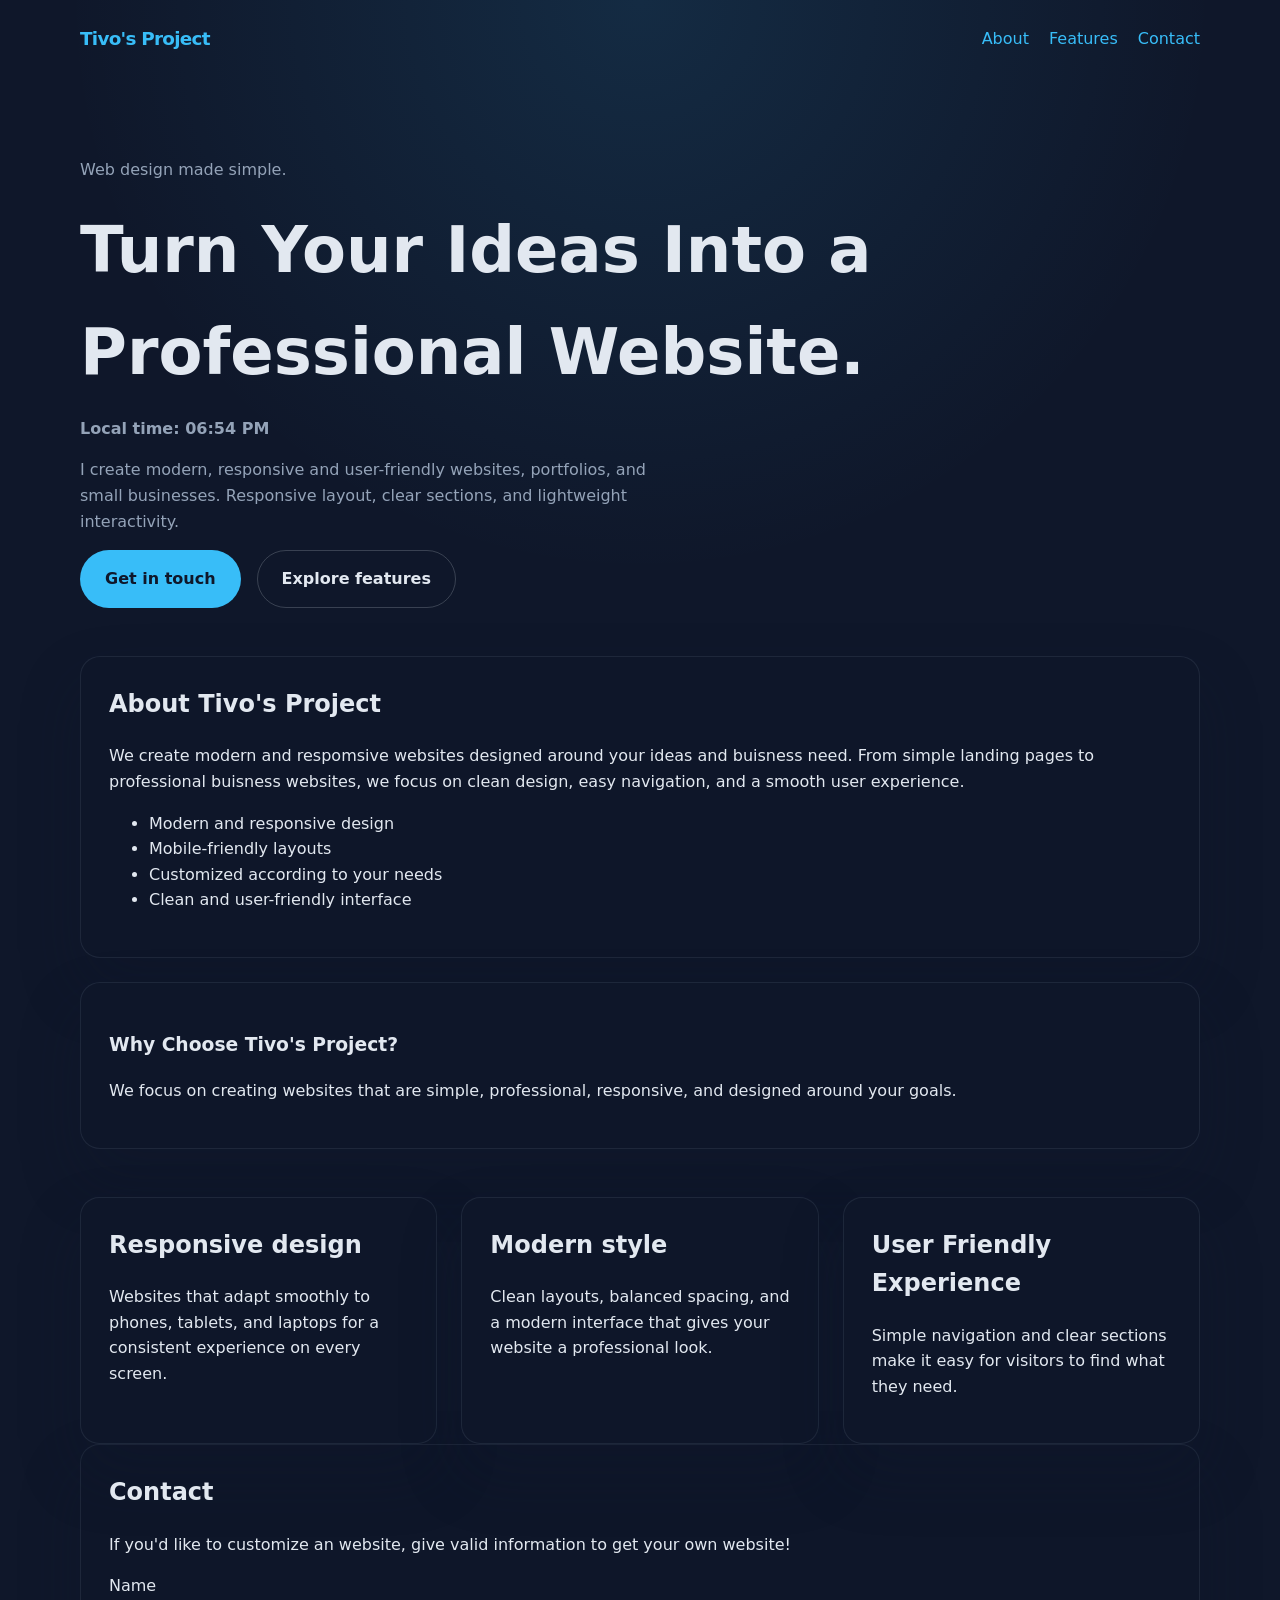
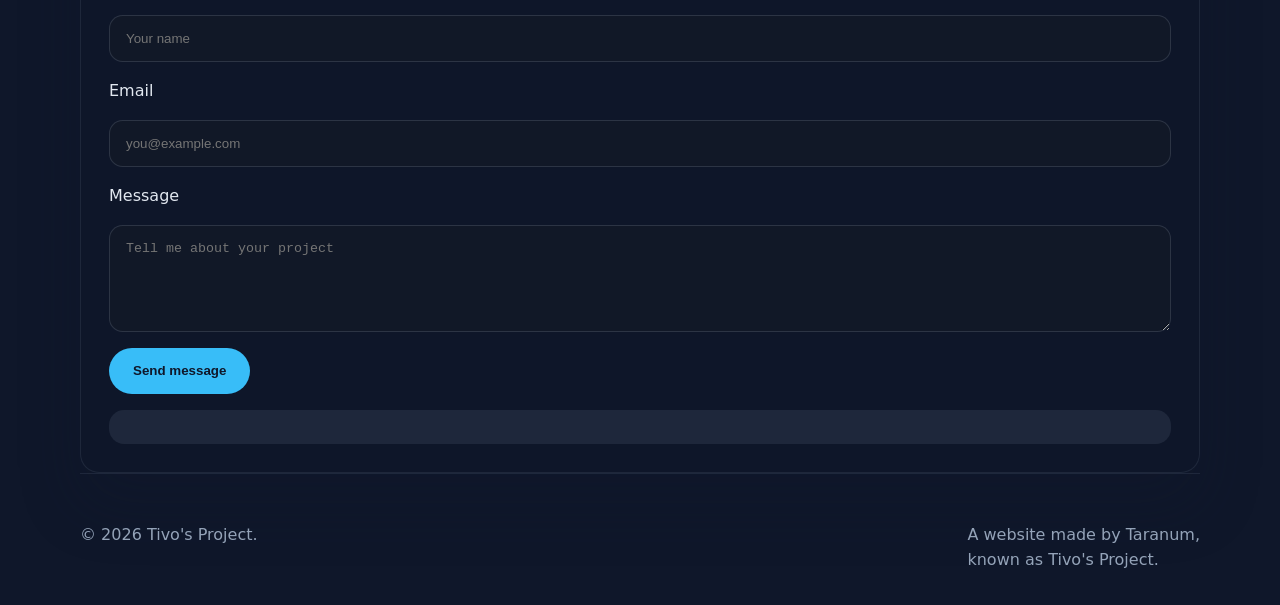
<file: index.html>
<!DOCTYPE html>
<html lang="en">
    <head>
        <meta charset="UTF-8" />
        <meta name="viewport" content="width=device-width, initial-scale=1.0" />
        <title>Tivo's Website</title>
        <meta name="description" content="A clean personal project website with an overview, features, and contact form." />
        <link rel="stylesheet" href="style.css" />
<script async src="https://pagead2.googlesyndication.com/pagead/js/adsbygoogle.js?client=ca-pub-4621995687497674"
     crossorigin="anonymous">
</script>

    </head>
    <body>
        <header class="container">
            <nav>
                <a class="brand" href="#home">Tivo's Project</a>
                <div class="nav-links">
                    <a href="#about">About</a>
                    <a href="#features">Features</a>
                    <a href="#contact">Contact</a>
                </div>
            </nav>
        </header>

        <main class="container">
            <section class="hero" id="home">
                <div>
                    <p>Web design made simple.</p>
                    <h1>Turn Your Ideas Into a Professional Website.</h1>
                    <p class="meta-time">Local time: <span id="local-time">--:--</span></p>
                    <p>
                        I create modern, responsive and user-friendly websites, portfolios, and small businesses. Responsive layout, clear sections, and lightweight interactivity.
                    </p>
                    <div class="buttons">
                        <a class="button" href="#contact">Get in touch</a>
                        <a class="button-secondary" href="#features">Explore features</a>
                    </div>
                </div>
            </section>

            <section class="sections" id="about">
                <div class="about">
                    <div class="about-content card">
                        <h2>About Tivo's Project</h2>
                        <p>
                            We create modern and respomsive websites designed around your ideas and buisness need. From simple landing pages to professional buisness websites, we focus on clean design, easy navigation, and a smooth user experience.
                        </p>
                        <ul>
                            <li>Modern and responsive design</li>
                            <li>Mobile-friendly layouts</li>
                            <li>Customized according to your needs</li>
                            <li>Clean and user-friendly interface</li>
                        </ul>
                    </div>
                    <aside class="about-aside card">
                        <h3>Why Choose Tivo's Project?</h3>
                        <p>
                            We focus on creating websites that are simple, professional, responsive, and designed around your goals.
                        </p>
                    </aside>
                </div>
            </section>

            <section class="card-grid features" id="features">
                <article class="card">
                    <h2>Responsive design</h2>
                    <p> Websites that adapt smoothly to phones, tablets, and laptops for a consistent experience on every screen.</p>
                </article>
                <article class="card">
                    <h2>Modern style</h2>
                    <p> Clean layouts, balanced spacing, and a modern interface that gives your website a professional look.</p>
                </article>
                <article class="card">
                    <h2>User Friendly Experience</h2>
                    <p>Simple navigation and clear sections make it easy for visitors to find what they need.</p>
                </article>
            </section>

            <section class="card" id="contact">
                <h2>Contact</h2>
                <p>If you'd like to customize an website, give valid information to get your own website!</p>
                <form id="contact-form"
                    action="https://formspree.io/f/xdenzgbk"
                    method="POST">
                    <input type="hidden" name="_subject" value="New message from Tivo's Project website" />
                    <input type="hidden" name="_captcha" value="false" />

                    <label for="name">Name</label>
                    <input id="name" type="text" name="name" placeholder="Your name" required />

                    <label for="email">Email</label>
                    <input id="email" type="email" name="email" placeholder="you@example.com" required />

                    <label for="message">Message</label>
                    <textarea id="message" name="message" rows="5" placeholder="Tell me about your project" required></textarea>

                    <button type="submit" class="button">Send message</button>
                </form>
                <div id="form-status" class="form-status" role="status" aria-live="polite"></div>
            </section>
        </main>

        <footer class="container">
            <div class="footer-row">
                <p>&copy; <span id="current-year"></span> Tivo's Project.</p>
                <p>A website made by Taranum,<br> known as Tivo's Project.</p>
            </div>
        </footer>

        <script src="script.js"></script>
    </body>
</html>
</file>
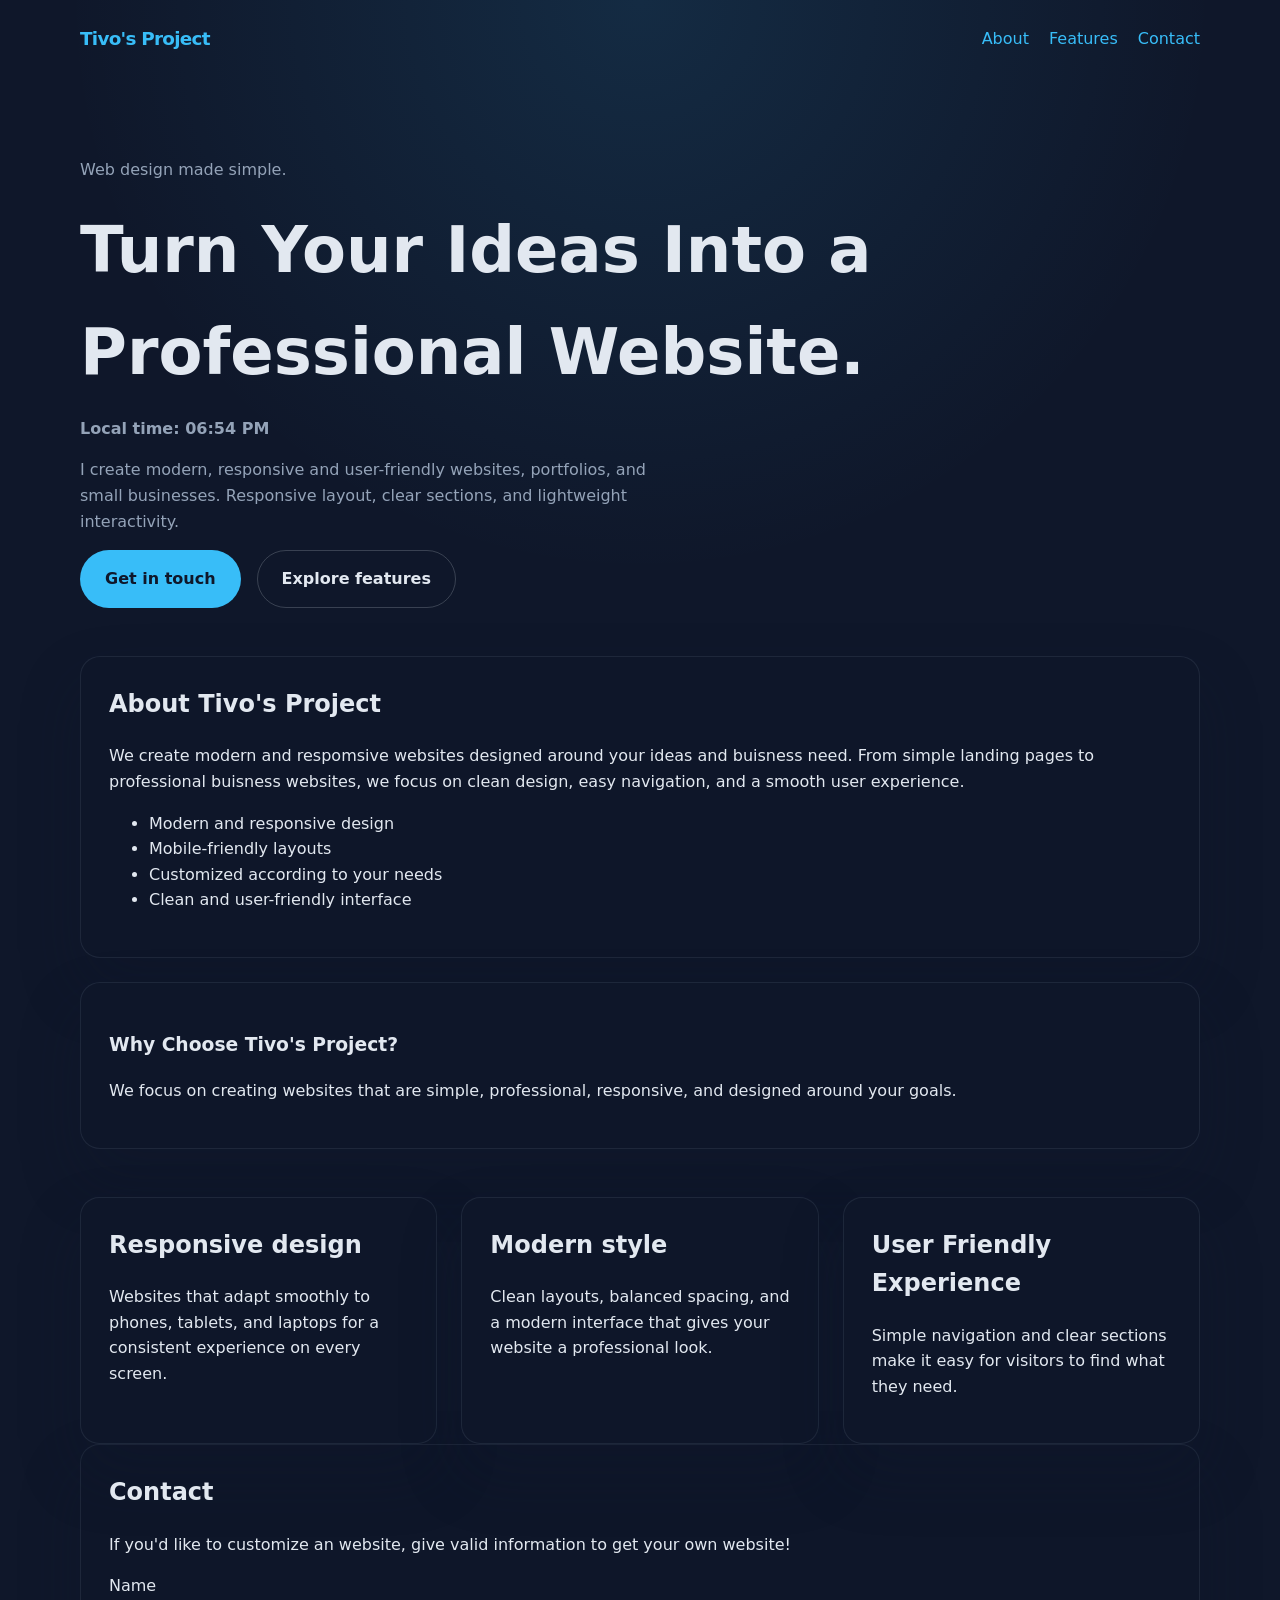
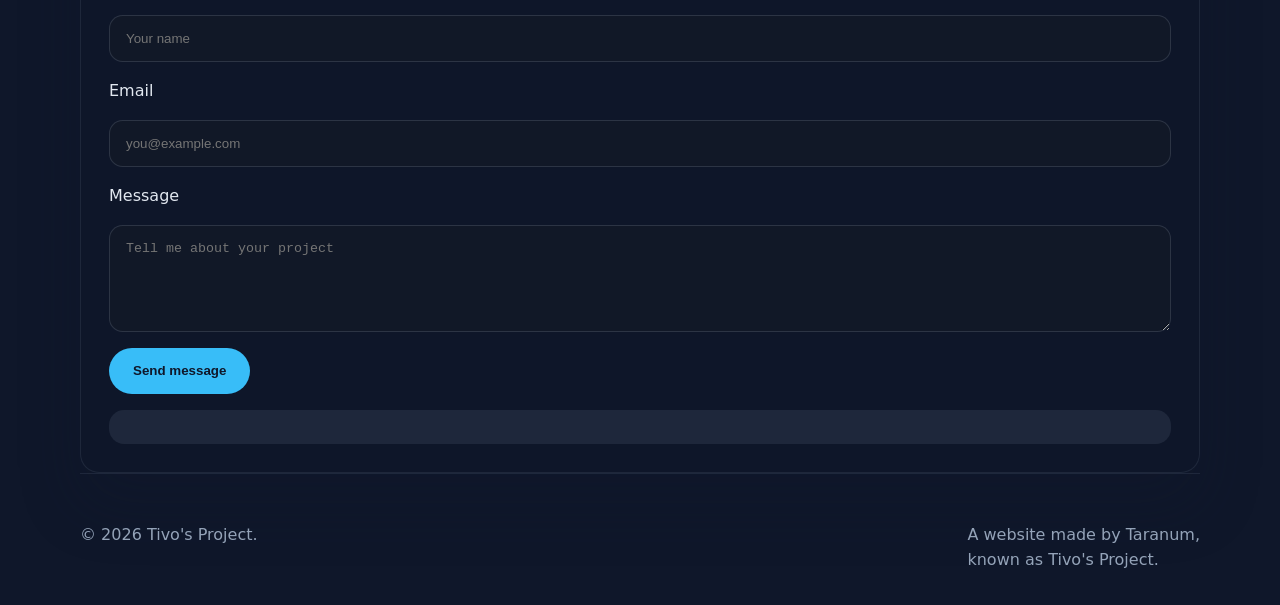
<file: main.html>
<!DOCTYPE html>
<html lang="en">
    <head>
        <meta charset="UTF-8" />
        <meta name="viewport" content="width=device-width, initial-scale=1.0" />
        <title>Tivo's Project</title>
        <meta name="description" content="A clean personal project website with an overview, features, and contact form." />
        <link rel="stylesheet" href="style.css" />
    </head>
    <body>
        <header class="container">
            <nav>
                <a class="brand" href="#home">Tivo's Project</a>
                <div class="nav-links">
                    <a href="#about">About</a>
                    <a href="#features">Features</a>
                    <a href="#contact">Contact</a>
                </div>
            </nav>
        </header>

        <main class="container">
            <section class="hero" id="home">
                <div>
                    <p>Web design made simple.</p>
                    <h1>Turn Your Ideas Into a Professional Website.</h1>
                    <p class="meta-time">Local time: <span id="local-time">--:--</span></p>
                    <p>
                        I create modern, responsive and user-friendly websites, portfolios, and small businesses. Responsive layout, clear sections, and lightweight interactivity.
                    </p>
                    <div class="buttons">
                        <a class="button" href="#contact">Get in touch</a>
                        <a class="button-secondary" href="#features">Explore features</a>
                    </div>
                </div>
            </section>

            <section class="sections" id="about">
                <div class="about">
                    <div class="about-content card">
                        <h2>About Tivo's Project</h2>
                        <p>
                            We create modern and respomsive websites designed around your ideas and buisness need. From simple landing pages to professional buisness websites, we focus on clean design, easy navigation, and a smooth user experience.
                        </p>
                        <ul>
                            <li>Modern and responsive design</li>
                            <li>Mobile-friendly layouts</li>
                            <li>Customized according to your needs</li>
                            <li>Clean and user-friendly interface</li>
                        </ul>
                    </div>
                    <aside class="about-aside card">
                        <h3>Why Choose Tivo's Project?</h3>
                        <p>
                            We focus on creating websites that are simple, professional, responsive, and designed around your goals.
                        </p>
                    </aside>
                </div>
            </section>

            <section class="card-grid features" id="features">
                <article class="card">
                    <h2>Responsive design</h2>
                    <p> Websites that adapt smoothly to phones, tablets, and laptops for a consistent experience on every screen.</p>
                </article>
                <article class="card">
                    <h2>Modern style</h2>
                    <p> Clean layouts, balanced spacing, and a modern interface that gives your website a professional look.</p>
                </article>
                <article class="card">
                    <h2>User Friendly Experience</h2>
                    <p>Simple navigation and clear sections make it easy for visitors to find what they need.</p>
                </article>
            </section>

            <section class="card" id="contact">
                <h2>Contact</h2>
                <p>If you'd like to customize an website, give valid information to get your own website!</p>
                <form id="contact-form"
                    action="https://formspree.io/f/xdenzgbk"
                    method="POST">
                    <input type="hidden" name="_subject" value="New message from Tivo's Project website" />
                    <input type="hidden" name="_captcha" value="false" />

                    <label for="name">Name</label>
                    <input id="name" type="text" name="name" placeholder="Your name" required />

                    <label for="email">Email</label>
                    <input id="email" type="email" name="email" placeholder="you@example.com" required />

                    <label for="message">Message</label>
                    <textarea id="message" name="message" rows="5" placeholder="Tell me about your project" required></textarea>

                    <button type="submit" class="button">Send message</button>
                </form>
                <div id="form-status" class="form-status" role="status" aria-live="polite"></div>
            </section>
        </main>

        <footer class="container">
            <div class="footer-row">
                <p>&copy; <span id="current-year"></span> Tivo's Project.</p>
                <p>A website made by Taranum,<br> known as Tivo's Project.</p>
            </div>
        </footer>

        <script src="script.js"></script>
    </body>
</html>
</file>
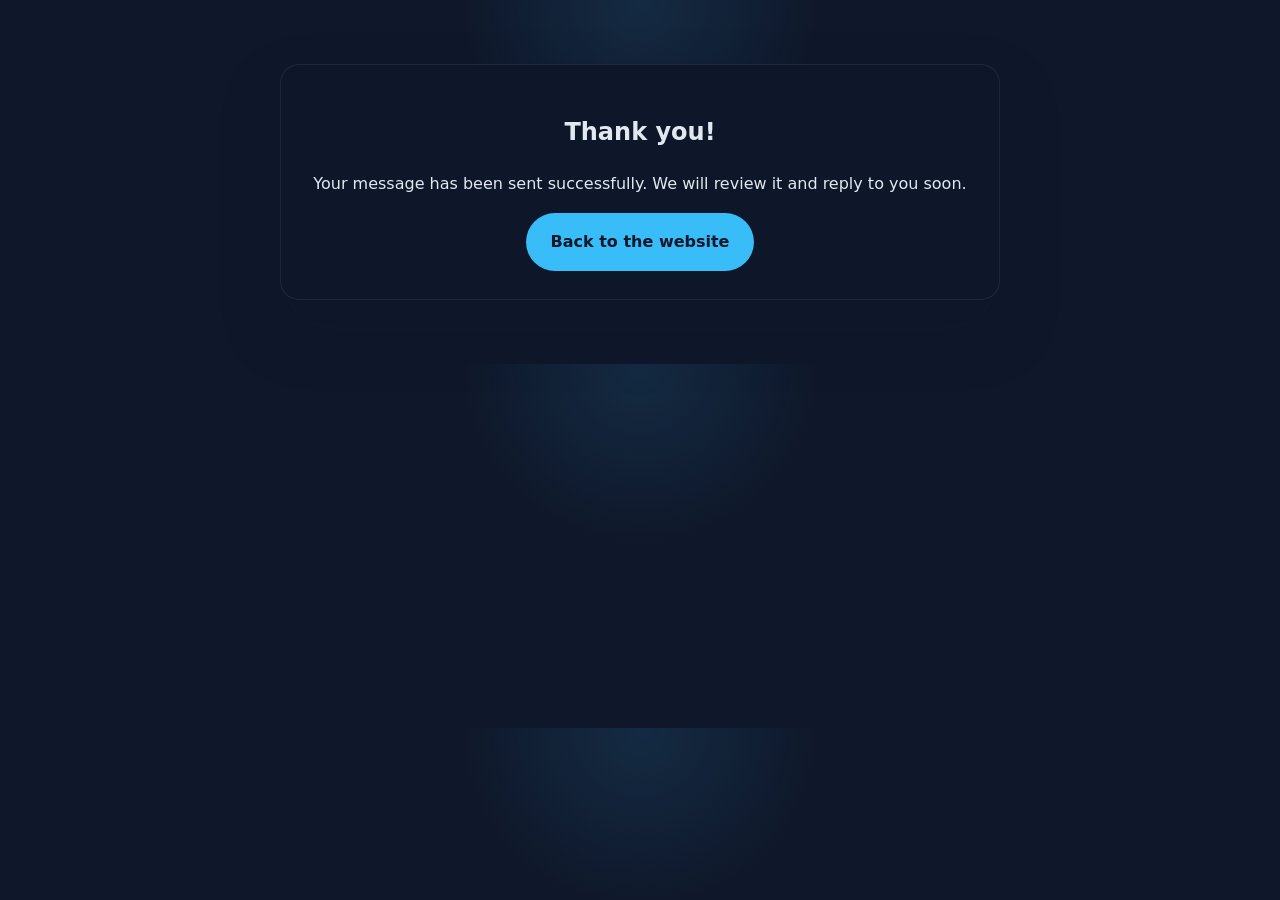
<file: thank-you.html>
<!DOCTYPE html>
<html lang="en">
    <head>
        <meta charset="UTF-8" />
        <meta name="viewport" content="width=device-width, initial-scale=1.0" />
        <title>Thank You</title>
        <link rel="stylesheet" href="style.css" />
    </head>
    <body>
        <main class="container" style="padding: 4rem 0; text-align: center;">
            <section class="card" style="max-width: 720px; margin: 0 auto;">
                <h1>Thank you!</h1>
                <p>Your message has been sent successfully. We will review it and reply to you soon.</p>
                <a class="button" href="main.html">Back to the website</a>
            </section>
        </main>
    </body>
</html>
</file>
<file: style.css>
/* Simple responsive website styling */
:root {
    --bg: #0f172a;
    --card: #111827;
    --text: #e2e8f0;
    --accent: #38bdf8;
    --accent-strong: #0ea5e9;
    --muted: #94a3b8;
}

* {
    box-sizing: border-box;
}

body {
    margin: 0;
    font-family: Inter, system-ui, -apple-system, BlinkMacSystemFont, "Segoe UI", sans-serif;
    background: radial-gradient(circle at top, rgba(56, 189, 248, 0.12), transparent 25%), #0f172a;
    color: var(--text);
    line-height: 1.6;
}

img {
    max-width: 100%;
    display: block;
}

a {
    color: var(--accent);
    text-decoration: none;
}

a:hover {
    color: var(--accent-strong);
}

.container {
    width: min(1120px, calc(100% - 2rem));
    margin: 0 auto;
}

header {
    padding: 1.5rem 0;
}

nav {
    display: flex;
    justify-content: space-between;
    align-items: center;
    gap: 1rem;
}

nav .brand {
    font-weight: 700;
    letter-spacing: -0.04em;
    font-size: 1.15rem;
}

nav .nav-links {
    display: flex;
    gap: 1.25rem;
    flex-wrap: wrap;
}

.hero {
    display: grid;
    gap: 2rem;
    align-items: center;
    padding: 4rem 0 3rem;
}

.hero h1 {
    font-size: clamp(2.5rem, 5vw, 4rem);
    margin: 0;
}

.hero p {
    max-width: 58ch;
    color: var(--muted);
}

.meta-time {
    margin: 0.75rem 0 0;
    color: #a5f3fc;
    font-weight: 600;
}

.hero .buttons {
    display: flex;
    flex-wrap: wrap;
    gap: 1rem;
}

.button,
.button-secondary {
    display: inline-flex;
    align-items: center;
    justify-content: center;
    gap: 0.5rem;
    padding: 0.95rem 1.5rem;
    border-radius: 999px;
    font-weight: 600;
    border: 1px solid transparent;
    transition: transform 0.2s ease, background-color 0.2s ease, border-color 0.2s ease;
}

.button {
    background: var(--accent);
    color: #0f172a;
}

.button:hover,
.button-secondary:hover {
    transform: translateY(-1px);
}

.button-secondary {
    background: transparent;
    border-color: rgba(226, 232, 240, 0.2);
    color: var(--text);
}

.sections {
    display: grid;
    gap: 2.5rem;
    padding-bottom: 3rem;
}

.card-grid {
    display: grid;
    gap: 1.5rem;
}

.card {
    background: rgba(15, 23, 42, 0.92);
    border: 1px solid rgba(148, 163, 184, 0.12);
    border-radius: 1.2rem;
    padding: 1.75rem;
    box-shadow: 0 30px 60px rgba(15, 23, 42, 0.25);
}

.card h2 {
    margin-top: 0;
}

.features {
    grid-template-columns: repeat(auto-fit, minmax(220px, 1fr));
}

.about {
    display: grid;
    gap: 1.5rem;
}

.about-content,
.about-aside {
    padding: 1.75rem;
    border-radius: 1.25rem;
    background: rgba(15, 23, 42, 0.92);
    border: 1px solid rgba(148, 163, 184, 0.12);
}

.about-aside {
    align-self: start;
}

form {
    display: grid;
    gap: 1rem;
}

input,
textarea {
    width: 100%;
    border: 1px solid rgba(148, 163, 184, 0.2);
    border-radius: 0.85rem;
    padding: 0.95rem 1rem;
    background: #111827;
    color: var(--text);
}

input:focus,
textarea:focus {
    outline: 2px solid rgba(56, 189, 248, 0.35);
    outline-offset: 2px;
}

button[type="submit"] {
    width: fit-content;
    border: none;
    background: var(--accent);
    color: #0f172a;
    cursor: pointer;
}

.form-status {
    margin-top: 1rem;
    padding: 1rem 1.2rem;
    border-radius: 0.95rem;
    background: rgba(148, 163, 184, 0.12);
    color: var(--text);
    border: 1px solid transparent;
}

.form-status.success {
    background: rgba(16, 185, 129, 0.16);
    color: #a7f3d0;
    border-color: rgba(16, 185, 129, 0.35);
}

.form-status.error {
    background: rgba(248, 113, 113, 0.16);
    color: #fecaca;
    border-color: rgba(248, 113, 113, 0.35);
}

footer {
    border-top: 1px solid rgba(148, 163, 184, 0.12);
    padding: 2rem 0 1rem;
    color: var(--muted);
}

footer .footer-row {
    display: flex;
    justify-content: space-between;
    gap: 1rem;
    flex-wrap: wrap;
}

@media (max-width: 760px) {
    nav {
        flex-direction: column;
        align-items: flex-start;
    }

    .hero {
        padding: 3rem 0 2rem;
    }
}
</file>
